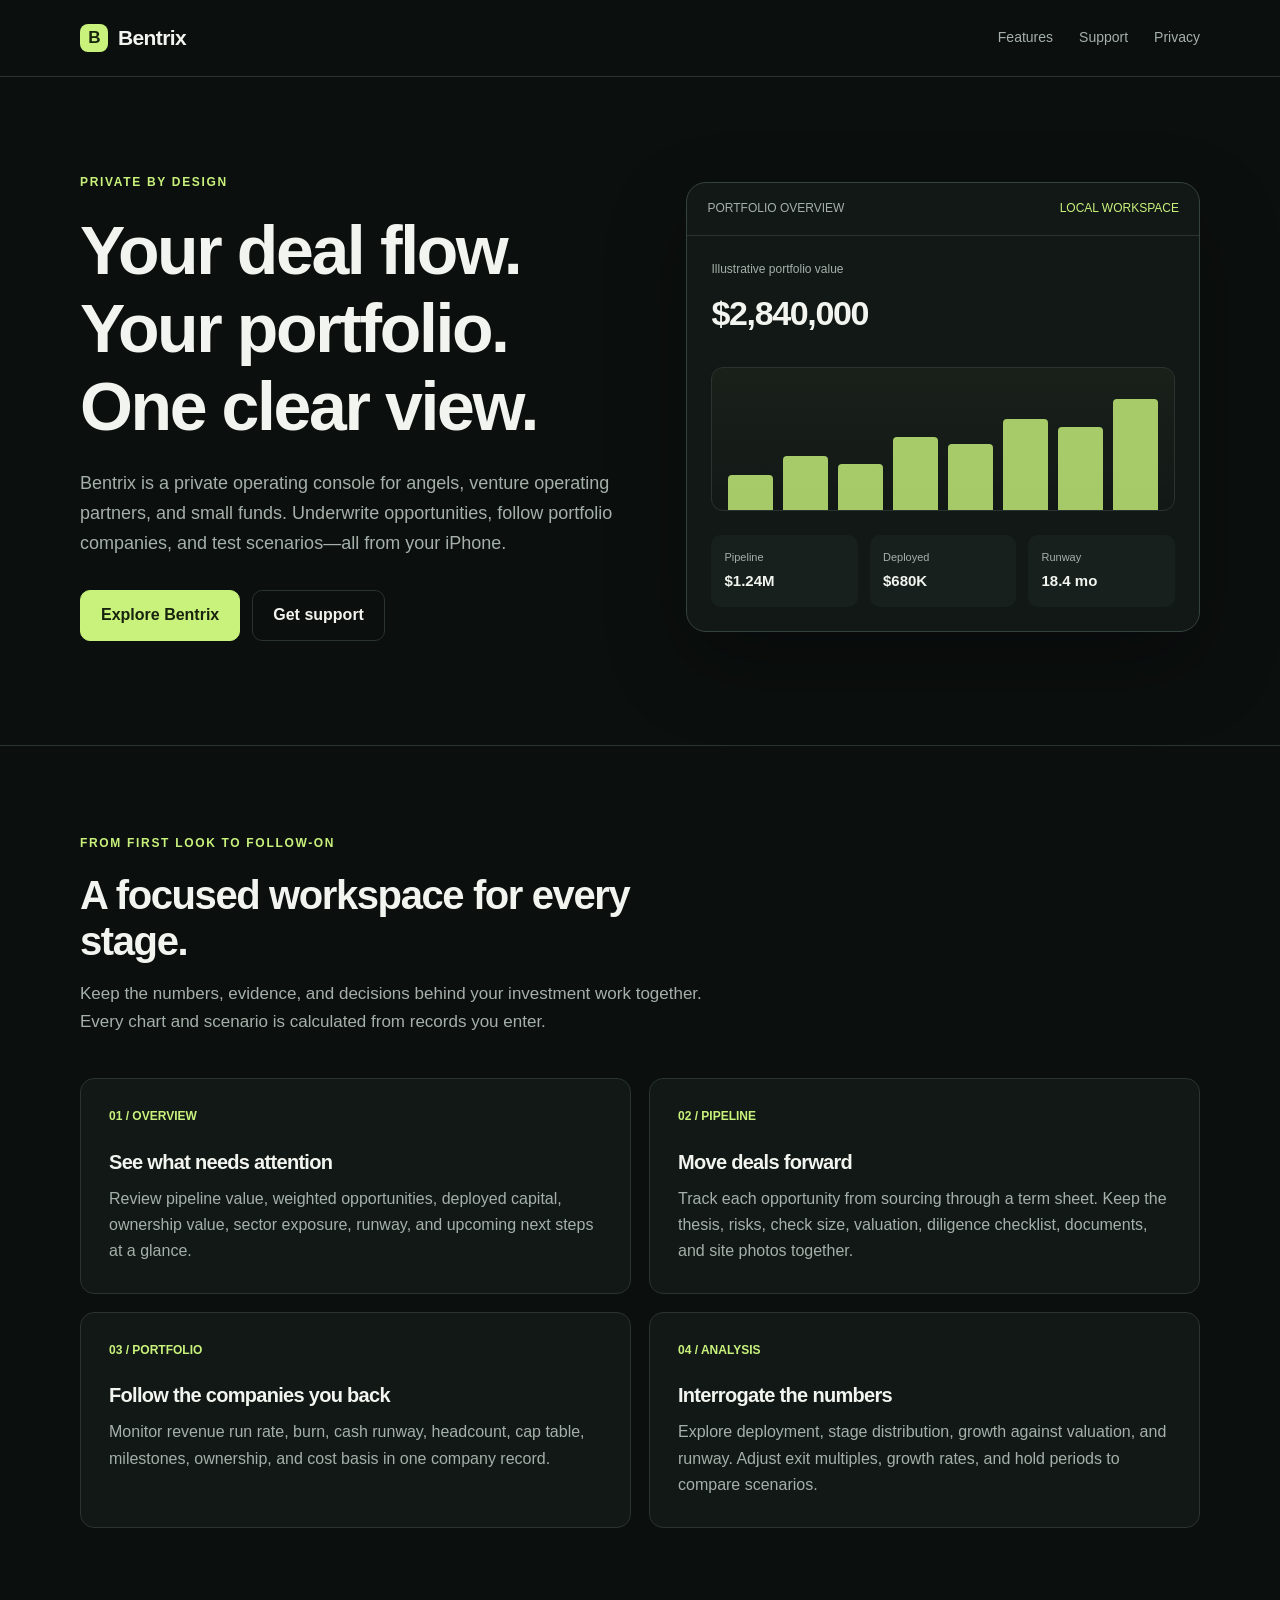
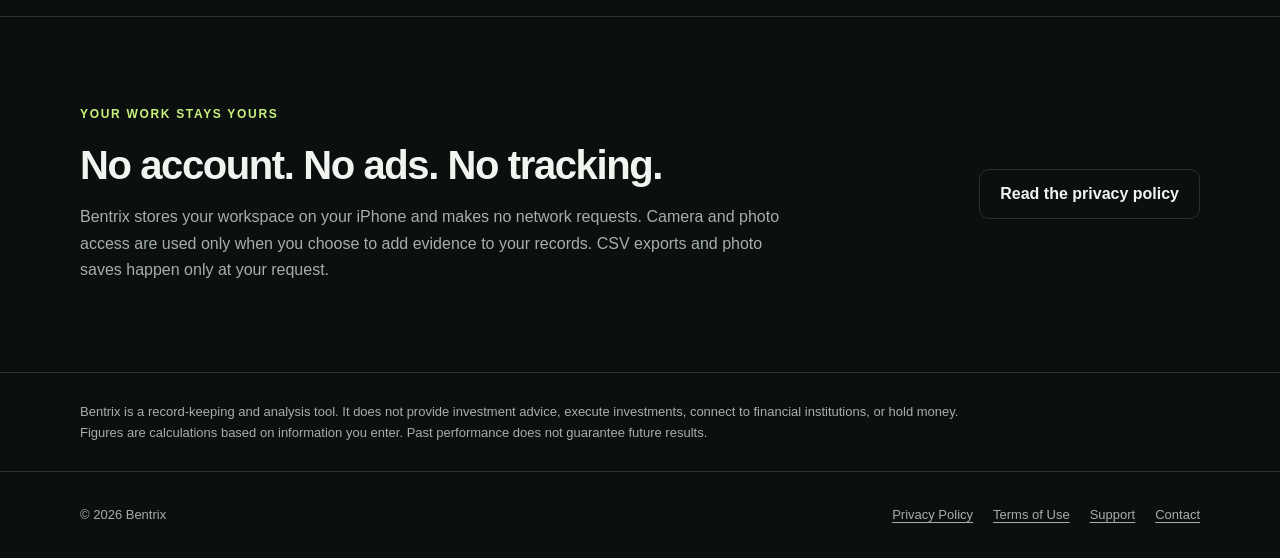
<file: index.html>
<!doctype html>
<html lang="en">
<head>
  <meta charset="utf-8">
  <meta name="viewport" content="width=device-width, initial-scale=1">
  <meta name="description" content="Bentrix is a private deal flow and portfolio operating console for iPhone. Track opportunities, diligence, portfolio companies, and investment scenarios—without accounts or tracking.">
  <meta name="theme-color" content="#0b0f0e">
  <title>Bentrix — Deal Flow &amp; Portfolio Operating Console</title>
  <link rel="stylesheet" href="styles.css">
</head>
<body>
  <a class="skip-link" href="#main">Skip to content</a>
  <header class="site-header">
    <div class="container header-inner">
      <a class="brand" href="index.html" aria-label="Bentrix home"><span class="brand-mark" aria-hidden="true">B</span>Bentrix</a>
      <nav class="site-nav" aria-label="Main navigation">
        <a href="#features">Features</a>
        <a href="support.html">Support</a>
        <a href="privacy.html">Privacy</a>
      </nav>
    </div>
  </header>

  <main id="main">
    <div class="container hero">
      <div>
        <p class="eyebrow">Private by design</p>
        <h1>Your deal flow.<br>Your portfolio.<br>One clear view.</h1>
        <p class="hero-copy">Bentrix is a private operating console for angels, venture operating partners, and small funds. Underwrite opportunities, follow portfolio companies, and test scenarios—all from your iPhone.</p>
        <div class="actions">
          <a class="button button-primary" href="#features">Explore Bentrix</a>
          <a class="button" href="support.html">Get support</a>
        </div>
      </div>

      <div class="console" aria-label="Illustration of a Bentrix portfolio overview">
        <div class="console-bar"><span>PORTFOLIO OVERVIEW</span><span class="console-live">LOCAL WORKSPACE</span></div>
        <div class="console-body">
          <p class="console-label">Illustrative portfolio value</p>
          <p class="console-value">$2,840,000</p>
          <div class="chart" aria-hidden="true">
            <span style="height: 28%"></span><span style="height: 43%"></span><span style="height: 36%"></span><span style="height: 58%"></span><span style="height: 52%"></span><span style="height: 72%"></span><span style="height: 66%"></span><span style="height: 88%"></span>
          </div>
          <div class="metric-grid">
            <div class="metric"><span>Pipeline</span><strong>$1.24M</strong></div>
            <div class="metric"><span>Deployed</span><strong>$680K</strong></div>
            <div class="metric"><span>Runway</span><strong>18.4 mo</strong></div>
          </div>
        </div>
      </div>
    </div>

    <section class="section" id="features" aria-labelledby="features-title">
      <div class="container">
        <div class="section-intro">
          <p class="eyebrow">From first look to follow-on</p>
          <h2 id="features-title">A focused workspace for every stage.</h2>
          <p>Keep the numbers, evidence, and decisions behind your investment work together. Every chart and scenario is calculated from records you enter.</p>
        </div>
        <div class="feature-grid">
          <article class="feature">
            <span class="feature-number">01 / OVERVIEW</span>
            <h3>See what needs attention</h3>
            <p>Review pipeline value, weighted opportunities, deployed capital, ownership value, sector exposure, runway, and upcoming next steps at a glance.</p>
          </article>
          <article class="feature">
            <span class="feature-number">02 / PIPELINE</span>
            <h3>Move deals forward</h3>
            <p>Track each opportunity from sourcing through a term sheet. Keep the thesis, risks, check size, valuation, diligence checklist, documents, and site photos together.</p>
          </article>
          <article class="feature">
            <span class="feature-number">03 / PORTFOLIO</span>
            <h3>Follow the companies you back</h3>
            <p>Monitor revenue run rate, burn, cash runway, headcount, cap table, milestones, ownership, and cost basis in one company record.</p>
          </article>
          <article class="feature">
            <span class="feature-number">04 / ANALYSIS</span>
            <h3>Interrogate the numbers</h3>
            <p>Explore deployment, stage distribution, growth against valuation, and runway. Adjust exit multiples, growth rates, and hold periods to compare scenarios.</p>
          </article>
        </div>
      </div>
    </section>

    <section class="section" aria-labelledby="privacy-title">
      <div class="container privacy-panel">
        <div>
          <p class="eyebrow">Your work stays yours</p>
          <h2 id="privacy-title">No account. No ads. No tracking.</h2>
          <p>Bentrix stores your workspace on your iPhone and makes no network requests. Camera and photo access are used only when you choose to add evidence to your records. CSV exports and photo saves happen only at your request.</p>
        </div>
        <a class="button" href="privacy.html">Read the privacy policy</a>
      </div>
    </section>

    <aside class="disclaimer">
      <div class="container">
        <p>Bentrix is a record-keeping and analysis tool. It does not provide investment advice, execute investments, connect to financial institutions, or hold money. Figures are calculations based on information you enter. Past performance does not guarantee future results.</p>
      </div>
    </aside>
  </main>

  <footer class="site-footer">
    <div class="container footer-inner">
      <span>&copy; 2026 Bentrix</span>
      <div class="footer-links">
        <a href="privacy.html">Privacy Policy</a>
        <a href="terms.html">Terms of Use</a>
        <a href="support.html">Support</a>
        <a href="mailto:lueilwitzmarion1262000@gmail.com">Contact</a>
      </div>
    </div>
  </footer>
</body>
</html>
</file>
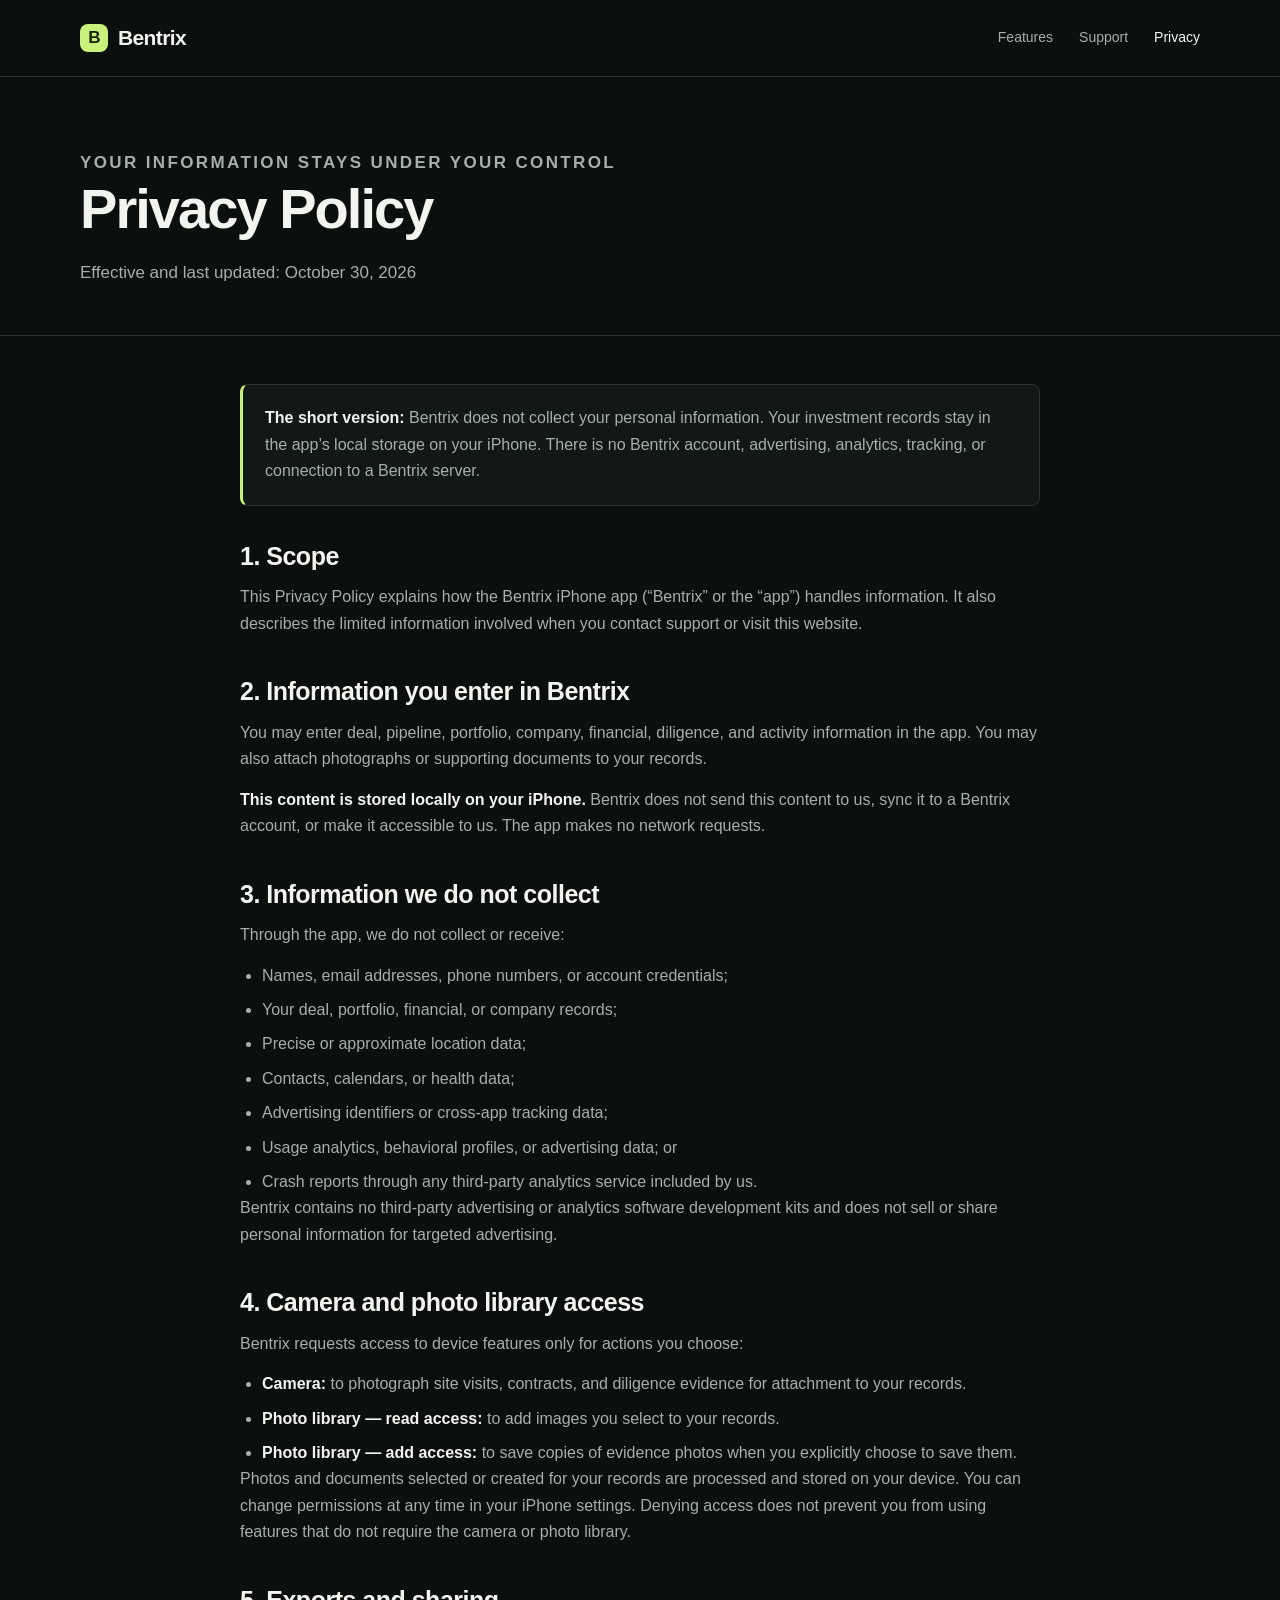
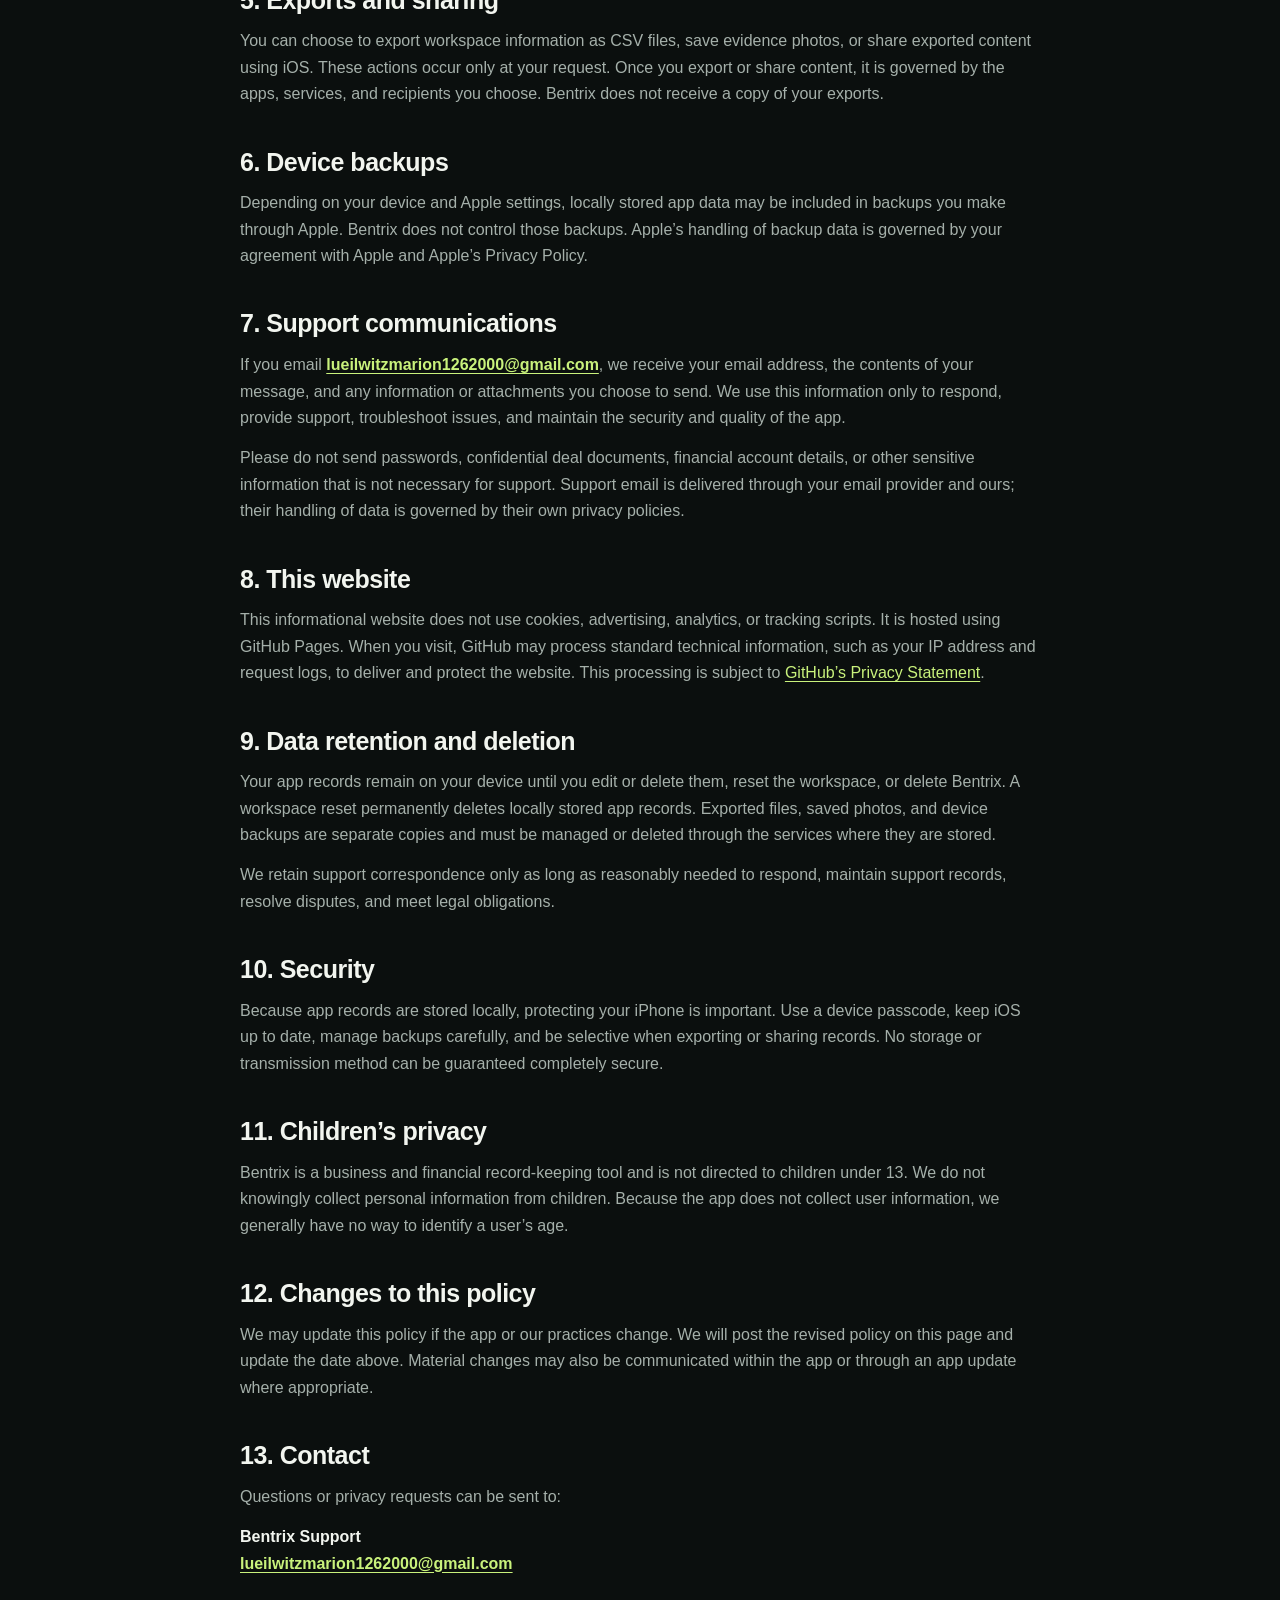
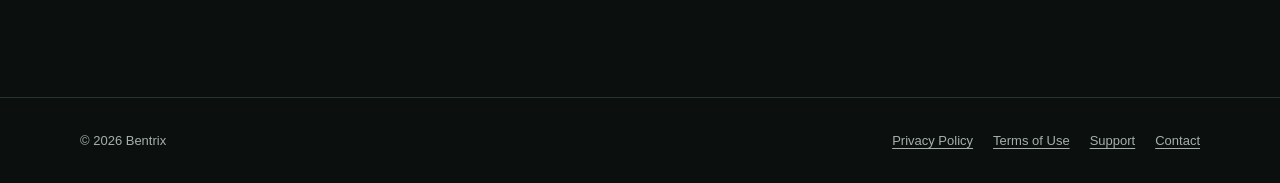
<file: privacy.html>
<!doctype html>
<html lang="en">
<head>
  <meta charset="utf-8">
  <meta name="viewport" content="width=device-width, initial-scale=1">
  <meta name="description" content="Learn how Bentrix protects your privacy with on-device storage, no accounts, no ads, no analytics, and no tracking.">
  <meta name="theme-color" content="#0b0f0e">
  <title>Privacy Policy — Bentrix</title>
  <link rel="stylesheet" href="styles.css">
</head>
<body>
  <a class="skip-link" href="#main">Skip to content</a>
  <header class="site-header">
    <div class="container header-inner">
      <a class="brand" href="index.html" aria-label="Bentrix home"><span class="brand-mark" aria-hidden="true">B</span>Bentrix</a>
      <nav class="site-nav" aria-label="Main navigation">
        <a href="index.html#features">Features</a>
        <a href="support.html">Support</a>
        <a href="privacy.html" aria-current="page">Privacy</a>
      </nav>
    </div>
  </header>

  <main id="main">
    <header class="page-header">
      <div class="container">
        <p class="eyebrow">Your information stays under your control</p>
        <h1>Privacy Policy</h1>
        <p>Effective and last updated: October 30, 2026</p>
      </div>
    </header>

    <div class="container page-content">
      <div class="notice">
        <p><strong>The short version:</strong> Bentrix does not collect your personal information. Your investment records stay in the app’s local storage on your iPhone. There is no Bentrix account, advertising, analytics, tracking, or connection to a Bentrix server.</p>
      </div>

      <section>
        <h2>1. Scope</h2>
        <p>This Privacy Policy explains how the Bentrix iPhone app (“Bentrix” or the “app”) handles information. It also describes the limited information involved when you contact support or visit this website.</p>
      </section>

      <section>
        <h2>2. Information you enter in Bentrix</h2>
        <p>You may enter deal, pipeline, portfolio, company, financial, diligence, and activity information in the app. You may also attach photographs or supporting documents to your records.</p>
        <p><strong>This content is stored locally on your iPhone.</strong> Bentrix does not send this content to us, sync it to a Bentrix account, or make it accessible to us. The app makes no network requests.</p>
      </section>

      <section>
        <h2>3. Information we do not collect</h2>
        <p>Through the app, we do not collect or receive:</p>
        <ul>
          <li>Names, email addresses, phone numbers, or account credentials;</li>
          <li>Your deal, portfolio, financial, or company records;</li>
          <li>Precise or approximate location data;</li>
          <li>Contacts, calendars, or health data;</li>
          <li>Advertising identifiers or cross-app tracking data;</li>
          <li>Usage analytics, behavioral profiles, or advertising data; or</li>
          <li>Crash reports through any third-party analytics service included by us.</li>
        </ul>
        <p>Bentrix contains no third-party advertising or analytics software development kits and does not sell or share personal information for targeted advertising.</p>
      </section>

      <section>
        <h2>4. Camera and photo library access</h2>
        <p>Bentrix requests access to device features only for actions you choose:</p>
        <ul>
          <li><strong>Camera:</strong> to photograph site visits, contracts, and diligence evidence for attachment to your records.</li>
          <li><strong>Photo library — read access:</strong> to add images you select to your records.</li>
          <li><strong>Photo library — add access:</strong> to save copies of evidence photos when you explicitly choose to save them.</li>
        </ul>
        <p>Photos and documents selected or created for your records are processed and stored on your device. You can change permissions at any time in your iPhone settings. Denying access does not prevent you from using features that do not require the camera or photo library.</p>
      </section>

      <section>
        <h2>5. Exports and sharing</h2>
        <p>You can choose to export workspace information as CSV files, save evidence photos, or share exported content using iOS. These actions occur only at your request. Once you export or share content, it is governed by the apps, services, and recipients you choose. Bentrix does not receive a copy of your exports.</p>
      </section>

      <section>
        <h2>6. Device backups</h2>
        <p>Depending on your device and Apple settings, locally stored app data may be included in backups you make through Apple. Bentrix does not control those backups. Apple’s handling of backup data is governed by your agreement with Apple and Apple’s Privacy Policy.</p>
      </section>

      <section>
        <h2>7. Support communications</h2>
        <p>If you email <a class="email-link" href="mailto:lueilwitzmarion1262000@gmail.com">lueilwitzmarion1262000@gmail.com</a>, we receive your email address, the contents of your message, and any information or attachments you choose to send. We use this information only to respond, provide support, troubleshoot issues, and maintain the security and quality of the app.</p>
        <p>Please do not send passwords, confidential deal documents, financial account details, or other sensitive information that is not necessary for support. Support email is delivered through your email provider and ours; their handling of data is governed by their own privacy policies.</p>
      </section>

      <section>
        <h2>8. This website</h2>
        <p>This informational website does not use cookies, advertising, analytics, or tracking scripts. It is hosted using GitHub Pages. When you visit, GitHub may process standard technical information, such as your IP address and request logs, to deliver and protect the website. This processing is subject to <a href="https://docs.github.com/en/site-policy/privacy-policies/github-general-privacy-statement" rel="noopener noreferrer">GitHub’s Privacy Statement</a>.</p>
      </section>

      <section>
        <h2>9. Data retention and deletion</h2>
        <p>Your app records remain on your device until you edit or delete them, reset the workspace, or delete Bentrix. A workspace reset permanently deletes locally stored app records. Exported files, saved photos, and device backups are separate copies and must be managed or deleted through the services where they are stored.</p>
        <p>We retain support correspondence only as long as reasonably needed to respond, maintain support records, resolve disputes, and meet legal obligations.</p>
      </section>

      <section>
        <h2>10. Security</h2>
        <p>Because app records are stored locally, protecting your iPhone is important. Use a device passcode, keep iOS up to date, manage backups carefully, and be selective when exporting or sharing records. No storage or transmission method can be guaranteed completely secure.</p>
      </section>

      <section>
        <h2>11. Children’s privacy</h2>
        <p>Bentrix is a business and financial record-keeping tool and is not directed to children under 13. We do not knowingly collect personal information from children. Because the app does not collect user information, we generally have no way to identify a user’s age.</p>
      </section>

      <section>
        <h2>12. Changes to this policy</h2>
        <p>We may update this policy if the app or our practices change. We will post the revised policy on this page and update the date above. Material changes may also be communicated within the app or through an app update where appropriate.</p>
      </section>

      <section>
        <h2>13. Contact</h2>
        <p>Questions or privacy requests can be sent to:</p>
        <p><strong>Bentrix Support</strong><br><a class="email-link" href="mailto:lueilwitzmarion1262000@gmail.com?subject=Bentrix%20Privacy%20Question">lueilwitzmarion1262000@gmail.com</a></p>
      </section>
    </div>
  </main>

  <footer class="site-footer">
    <div class="container footer-inner">
      <span>&copy; 2026 Bentrix</span>
      <div class="footer-links">
        <a href="privacy.html">Privacy Policy</a>
        <a href="terms.html">Terms of Use</a>
        <a href="support.html">Support</a>
        <a href="mailto:lueilwitzmarion1262000@gmail.com">Contact</a>
      </div>
    </div>
  </footer>
</body>
</html>
</file>
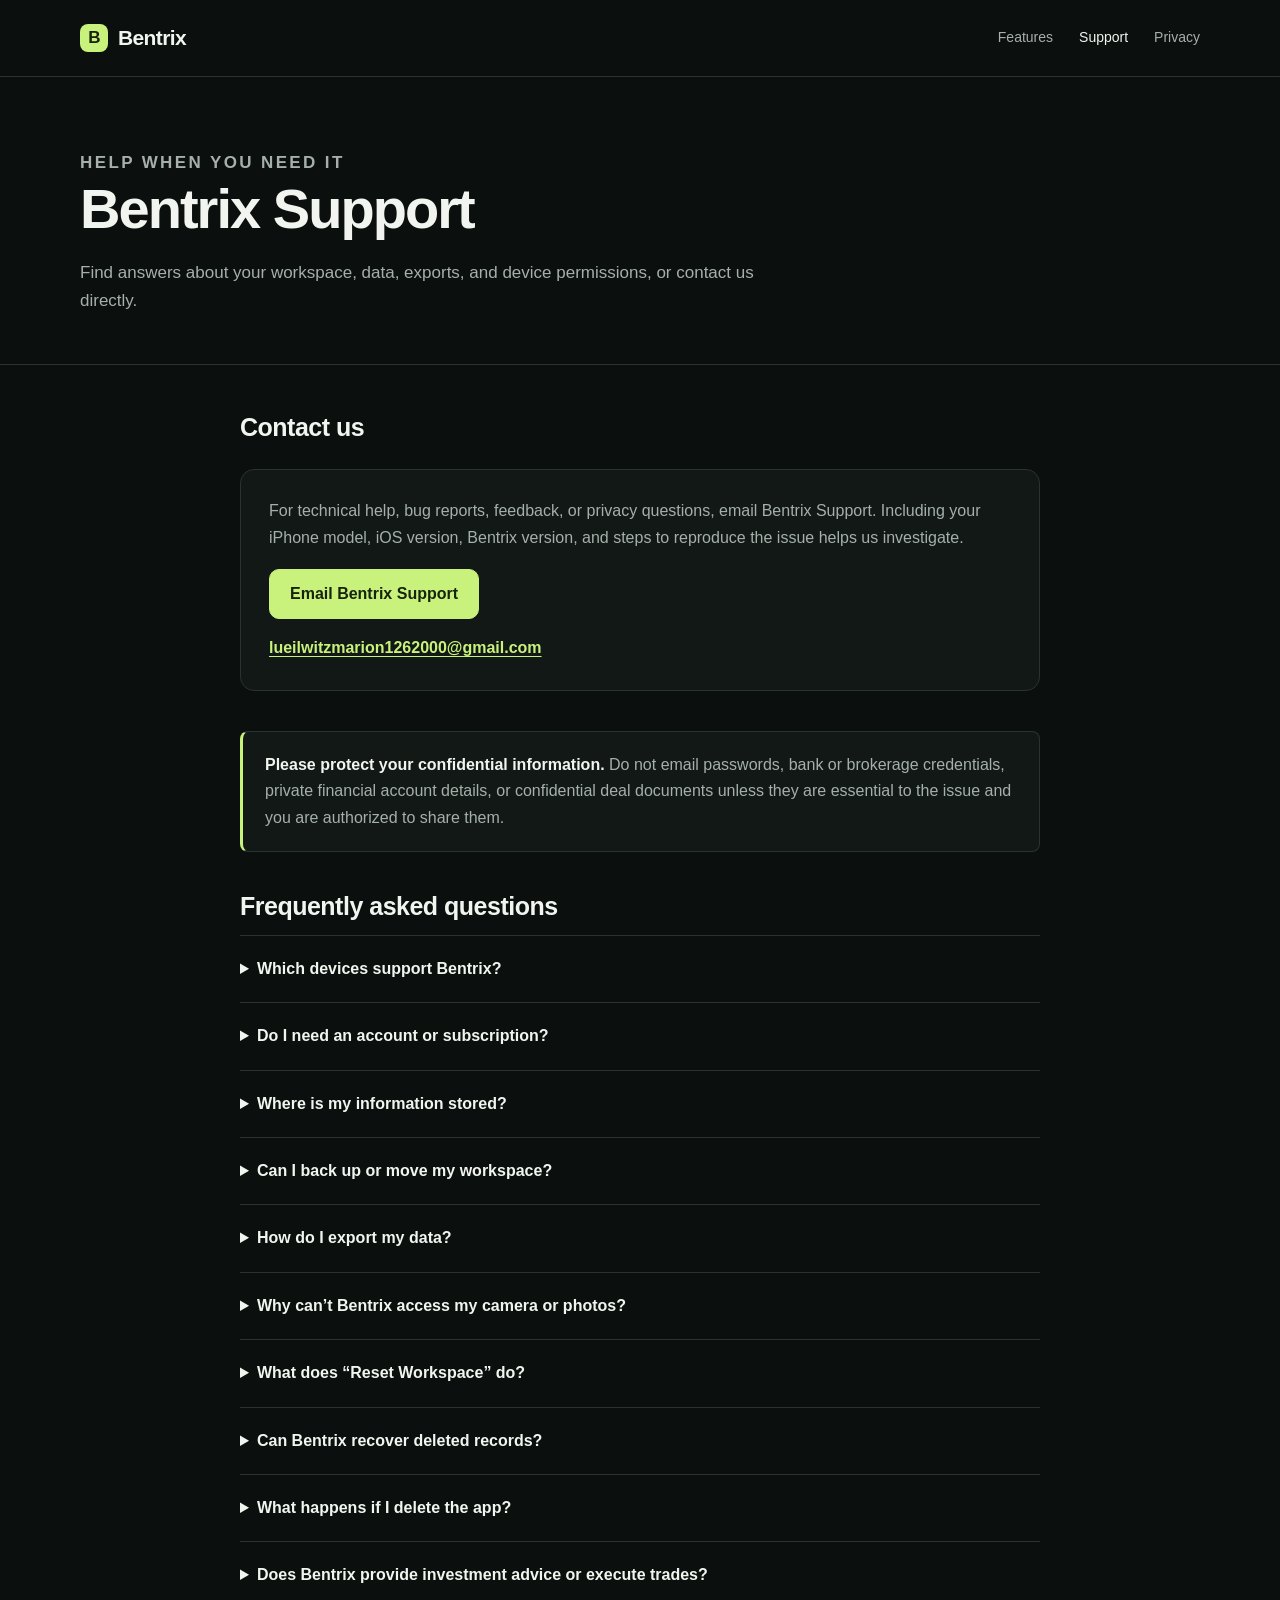
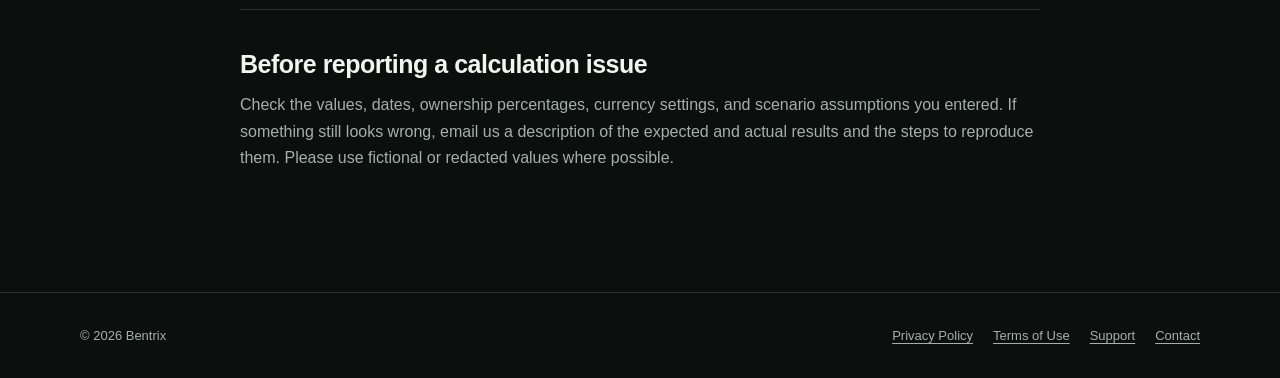
<file: support.html>
<!doctype html>
<html lang="en">
<head>
  <meta charset="utf-8">
  <meta name="viewport" content="width=device-width, initial-scale=1">
  <meta name="description" content="Get help with Bentrix for iPhone. Find answers about local data, exports, camera access, backups, and workspace reset, or contact Bentrix Support.">
  <meta name="theme-color" content="#0b0f0e">
  <title>Support — Bentrix</title>
  <link rel="stylesheet" href="styles.css">
</head>
<body>
  <a class="skip-link" href="#main">Skip to content</a>
  <header class="site-header">
    <div class="container header-inner">
      <a class="brand" href="index.html" aria-label="Bentrix home"><span class="brand-mark" aria-hidden="true">B</span>Bentrix</a>
      <nav class="site-nav" aria-label="Main navigation">
        <a href="index.html#features">Features</a>
        <a href="support.html" aria-current="page">Support</a>
        <a href="privacy.html">Privacy</a>
      </nav>
    </div>
  </header>

  <main id="main">
    <header class="page-header">
      <div class="container">
        <p class="eyebrow">Help when you need it</p>
        <h1>Bentrix Support</h1>
        <p>Find answers about your workspace, data, exports, and device permissions, or contact us directly.</p>
      </div>
    </header>

    <div class="container page-content">
      <section aria-labelledby="contact-title">
        <h2 id="contact-title">Contact us</h2>
        <div class="contact-card">
          <p>For technical help, bug reports, feedback, or privacy questions, email Bentrix Support. Including your iPhone model, iOS version, Bentrix version, and steps to reproduce the issue helps us investigate.</p>
          <a class="button button-primary email-link" href="mailto:lueilwitzmarion1262000@gmail.com?subject=Bentrix%20Support">Email Bentrix Support</a>
          <p style="margin: 16px 0 0;"><a class="email-link" href="mailto:lueilwitzmarion1262000@gmail.com?subject=Bentrix%20Support">lueilwitzmarion1262000@gmail.com</a></p>
        </div>
        <div class="notice">
          <p><strong>Please protect your confidential information.</strong> Do not email passwords, bank or brokerage credentials, private financial account details, or confidential deal documents unless they are essential to the issue and you are authorized to share them.</p>
        </div>
      </section>

      <section aria-labelledby="faq-title">
        <h2 id="faq-title">Frequently asked questions</h2>
        <div class="faq">
          <details>
            <summary>Which devices support Bentrix?</summary>
            <p>Bentrix is designed for iPhone and requires iOS 16.0 or later.</p>
          </details>
          <details>
            <summary>Do I need an account or subscription?</summary>
            <p>No. Bentrix has no account, sign-in, or subscription. Your workspace is stored locally on your iPhone.</p>
          </details>
          <details>
            <summary>Where is my information stored?</summary>
            <p>Your deal records, portfolio information, attached evidence, and workspace settings are stored on your iPhone. Bentrix does not send them to a developer server and makes no network requests. See our <a href="privacy.html">Privacy Policy</a> for details.</p>
          </details>
          <details>
            <summary>Can I back up or move my workspace?</summary>
            <p>Use the app’s CSV export feature to create copies of supported workspace information. You can also save evidence photos individually. Keep exported files in a secure location. Device backups may also be available through Apple, depending on your iPhone settings. Bentrix does not provide cloud sync or its own backup service.</p>
          </details>
          <details>
            <summary>How do I export my data?</summary>
            <p>Open the app’s data management or export controls, choose the CSV export option, and select a destination in the iOS share sheet. Exported files are separate from the app; deleting Bentrix does not delete copies you saved elsewhere.</p>
          </details>
          <details>
            <summary>Why can’t Bentrix access my camera or photos?</summary>
            <p>Open your iPhone Settings, find Bentrix, and allow the camera or photo access you want to use. You can also review Camera and Photos under Settings &gt; Privacy &amp; Security. Bentrix uses these permissions only when you choose to attach or save evidence.</p>
          </details>
          <details>
            <summary>What does “Reset Workspace” do?</summary>
            <p>Reset Workspace permanently deletes the records stored by Bentrix on your iPhone. This action cannot be undone within the app. Export anything you need before resetting. Saved photos, exported files, and separate device backups are not necessarily removed by a workspace reset.</p>
          </details>
          <details>
            <summary>Can Bentrix recover deleted records?</summary>
            <p>No. Because records are local and there is no Bentrix account or cloud backup, we cannot recover deleted records. Recovery may only be possible from your own eligible device backup. Export important information regularly.</p>
          </details>
          <details>
            <summary>What happens if I delete the app?</summary>
            <p>Deleting Bentrix normally deletes its locally stored app data. Export any information you need first. Deleting the app does not remove CSV files, saved photos, or other copies you stored outside Bentrix.</p>
          </details>
          <details>
            <summary>Does Bentrix provide investment advice or execute trades?</summary>
            <p>No. Bentrix is a record-keeping and analysis tool. It does not provide financial, investment, legal, or tax advice; recommend investments; execute transactions; connect to financial institutions; or hold money. Calculations depend on the information and assumptions you enter.</p>
          </details>
        </div>
      </section>

      <section>
        <h2>Before reporting a calculation issue</h2>
        <p>Check the values, dates, ownership percentages, currency settings, and scenario assumptions you entered. If something still looks wrong, email us a description of the expected and actual results and the steps to reproduce them. Please use fictional or redacted values where possible.</p>
      </section>
    </div>
  </main>

  <footer class="site-footer">
    <div class="container footer-inner">
      <span>&copy; 2026 Bentrix</span>
      <div class="footer-links">
        <a href="privacy.html">Privacy Policy</a>
        <a href="terms.html">Terms of Use</a>
        <a href="support.html">Support</a>
        <a href="mailto:lueilwitzmarion1262000@gmail.com">Contact</a>
      </div>
    </div>
  </footer>
</body>
</html>
</file>
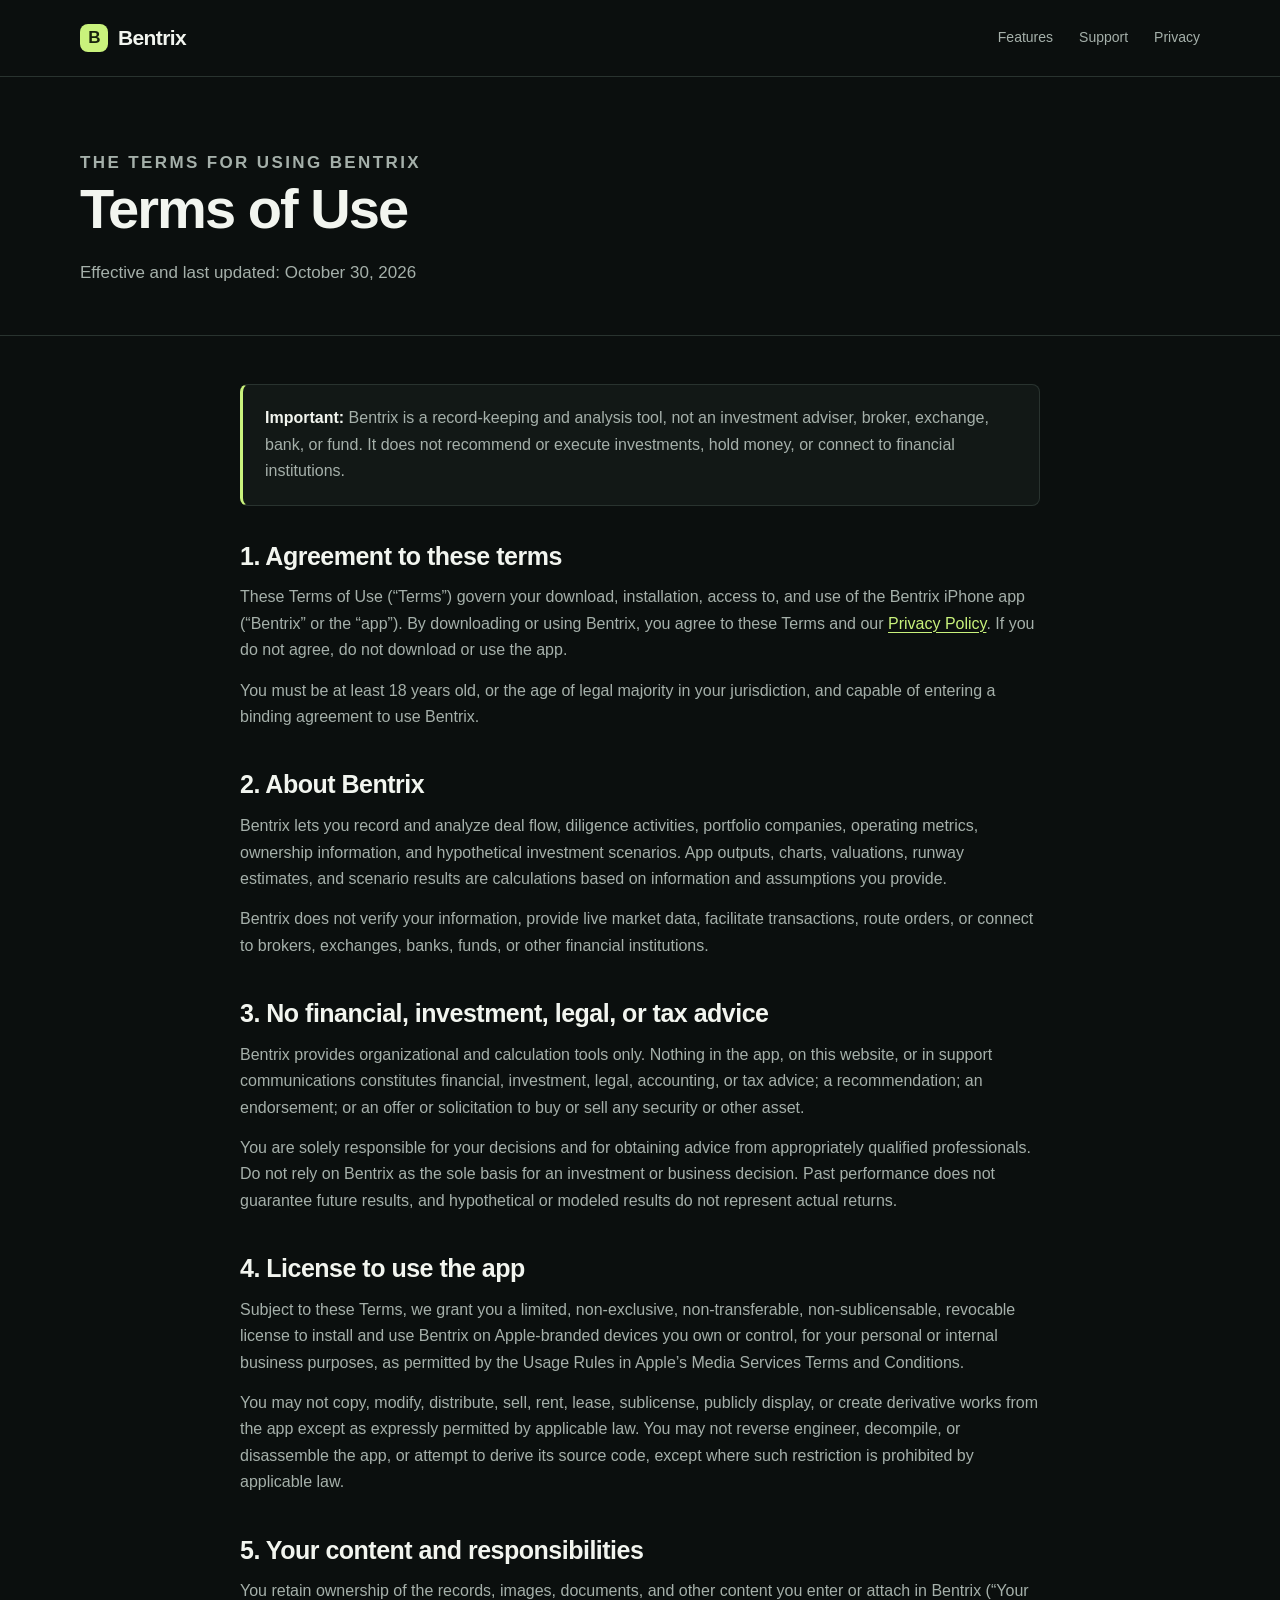
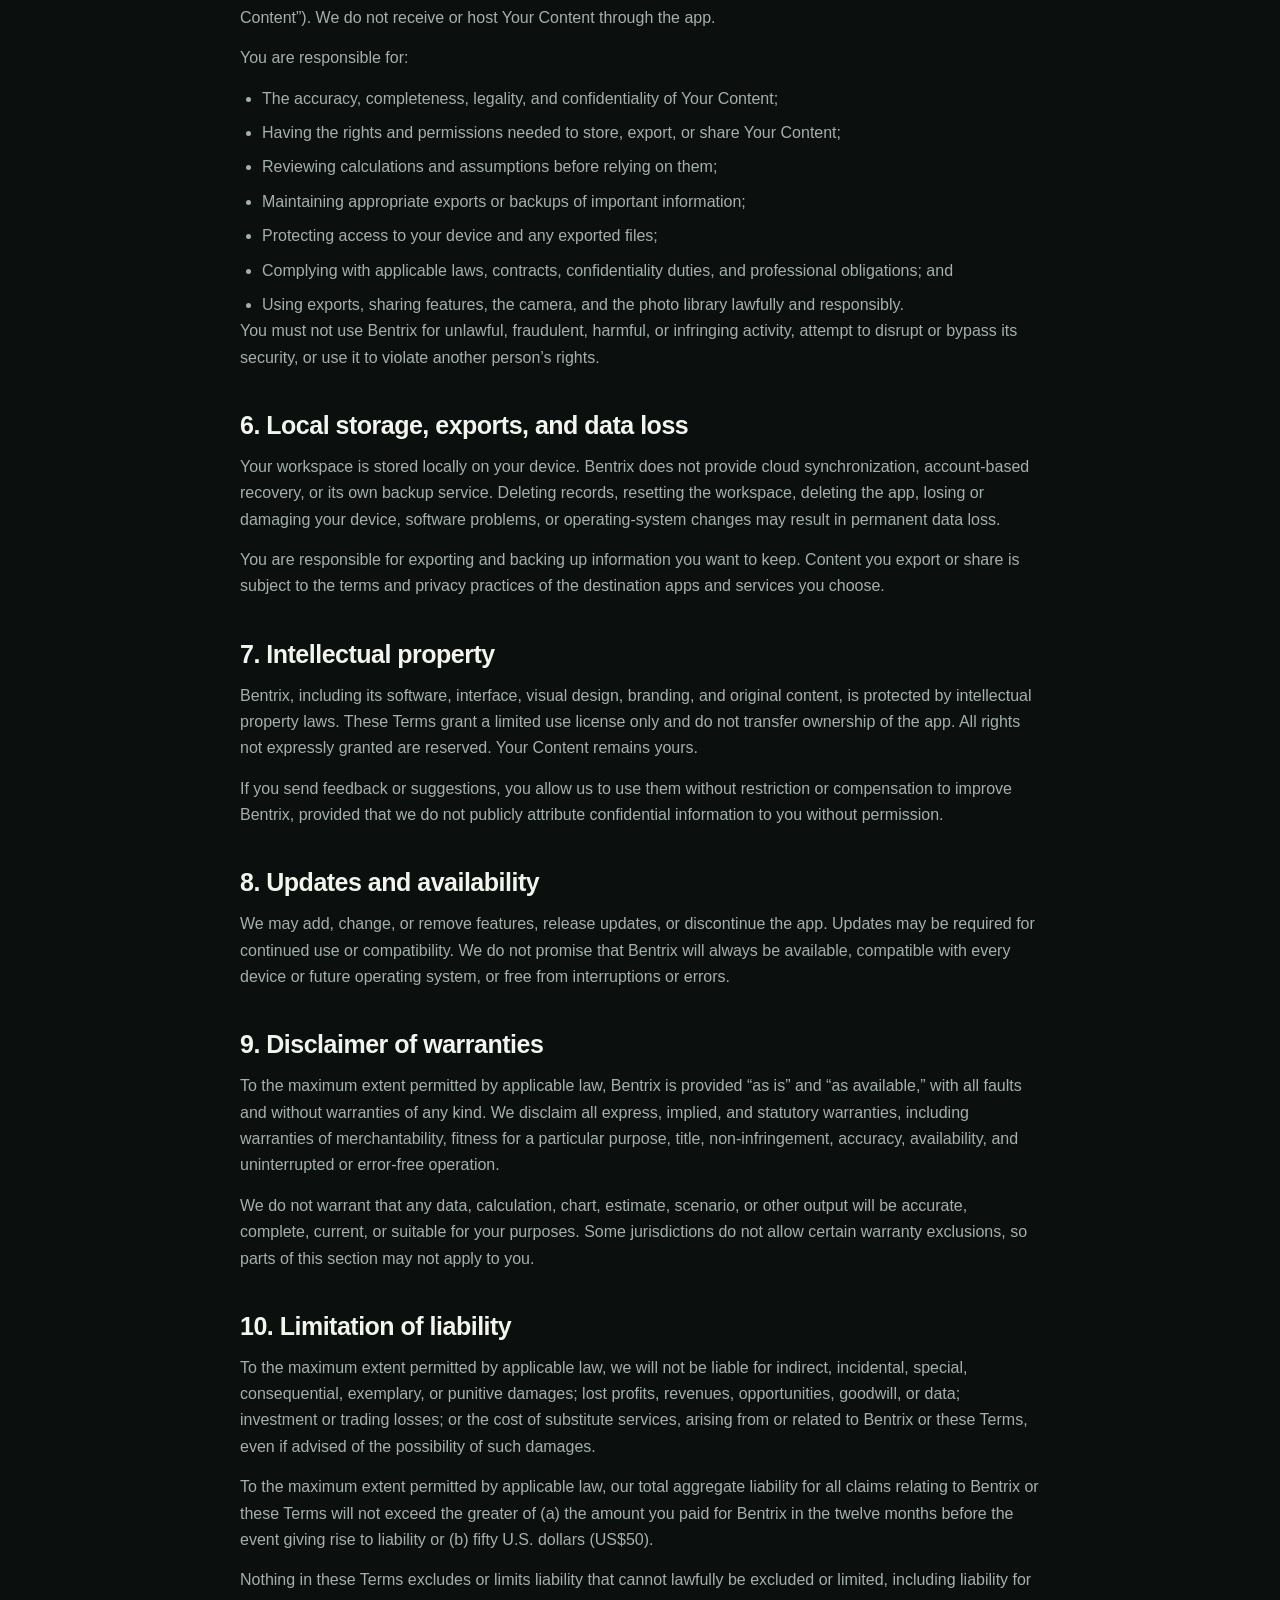
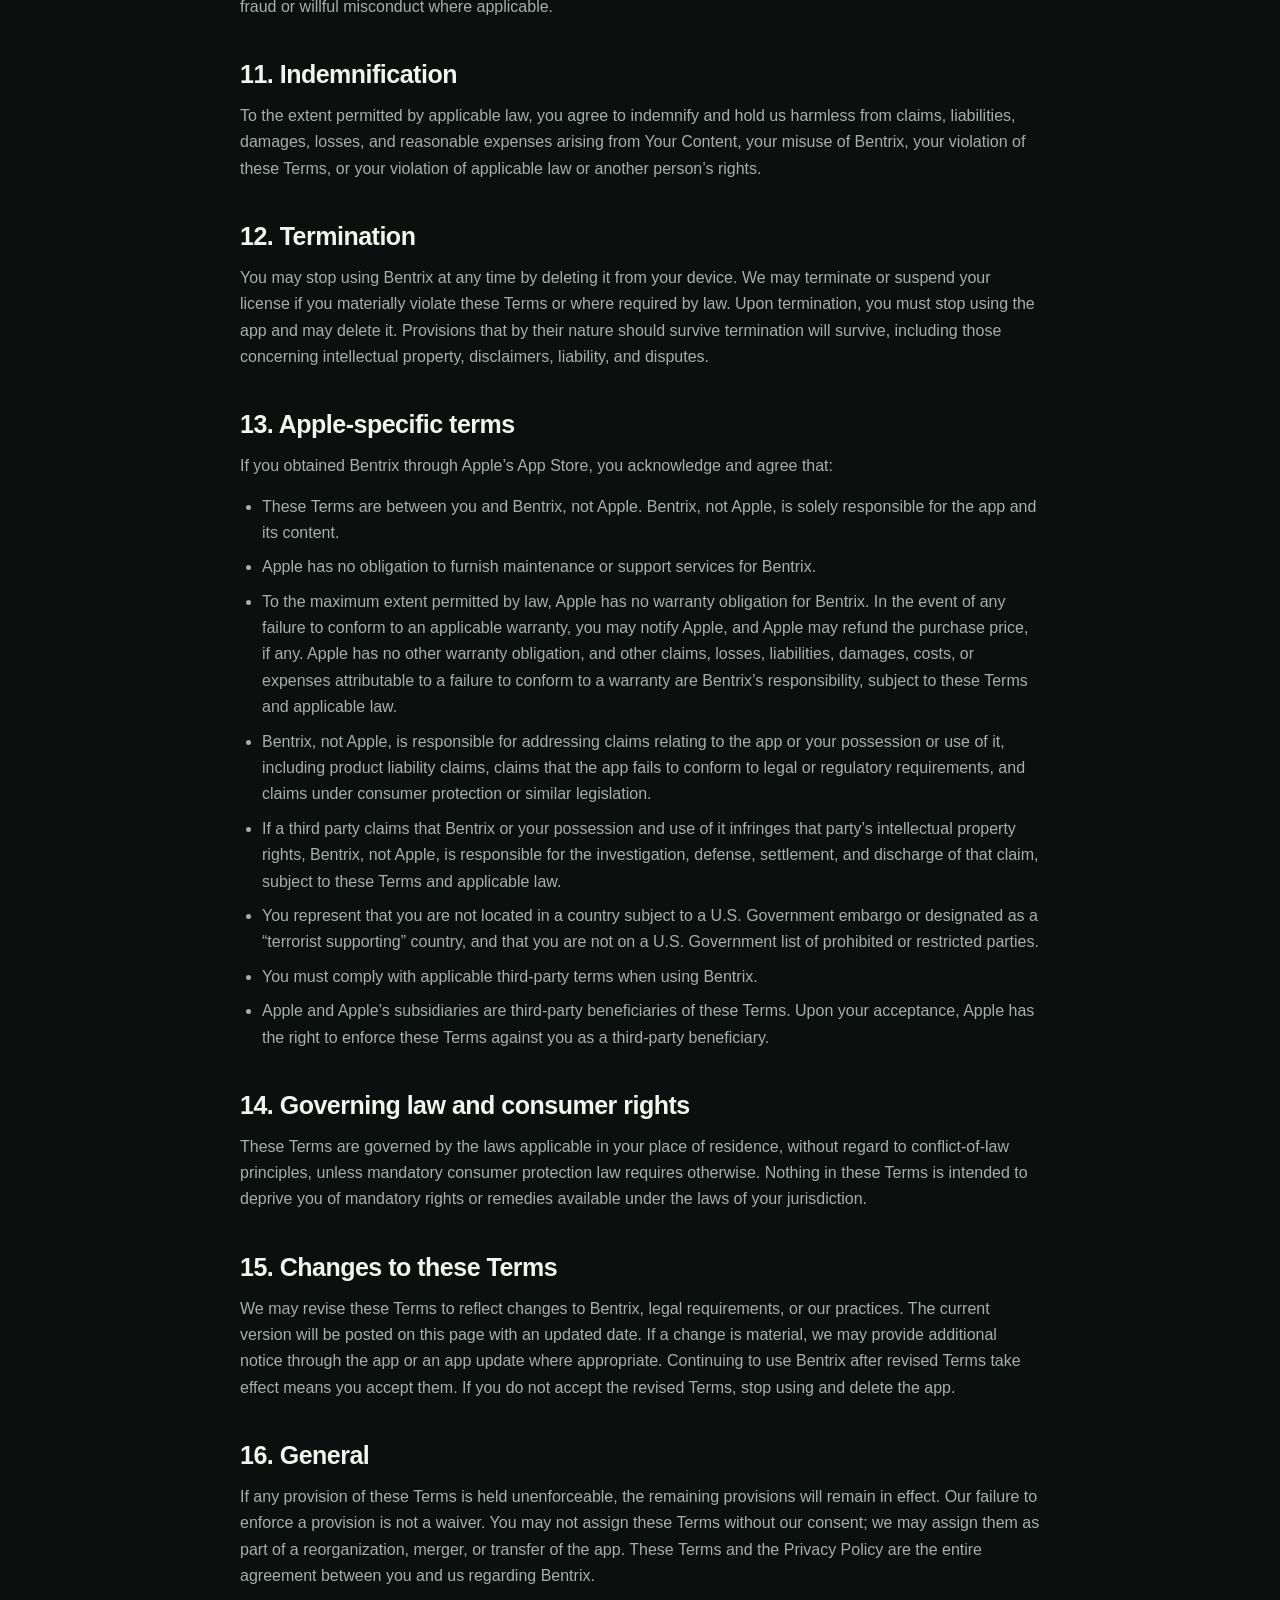
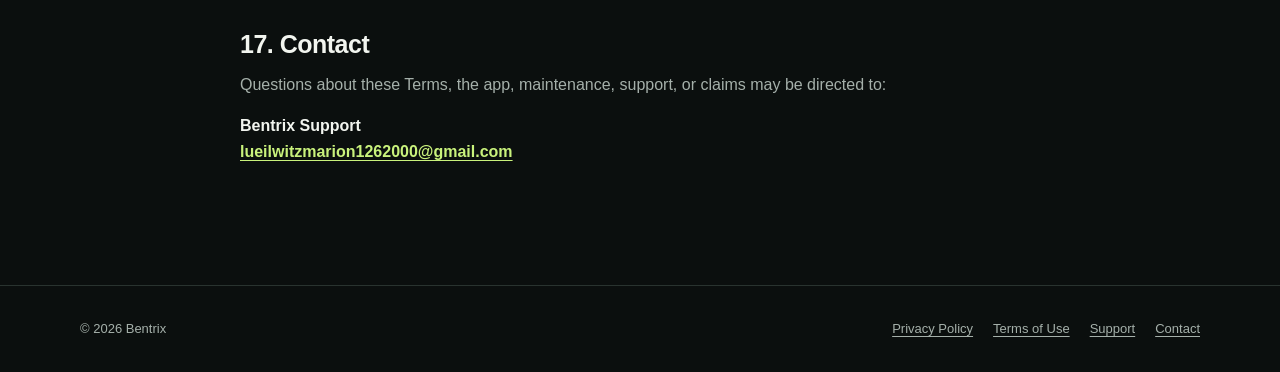
<file: terms.html>
<!doctype html>
<html lang="en">
<head>
  <meta charset="utf-8">
  <meta name="viewport" content="width=device-width, initial-scale=1">
  <meta name="description" content="Read the Terms of Use for the Bentrix iPhone app, including the limited license, user responsibilities, financial disclaimer, and Apple-specific terms.">
  <meta name="theme-color" content="#0b0f0e">
  <title>Terms of Use — Bentrix</title>
  <link rel="stylesheet" href="styles.css">
</head>
<body>
  <a class="skip-link" href="#main">Skip to content</a>
  <header class="site-header">
    <div class="container header-inner">
      <a class="brand" href="index.html" aria-label="Bentrix home"><span class="brand-mark" aria-hidden="true">B</span>Bentrix</a>
      <nav class="site-nav" aria-label="Main navigation">
        <a href="index.html#features">Features</a>
        <a href="support.html">Support</a>
        <a href="privacy.html">Privacy</a>
      </nav>
    </div>
  </header>

  <main id="main">
    <header class="page-header">
      <div class="container">
        <p class="eyebrow">The terms for using Bentrix</p>
        <h1>Terms of Use</h1>
        <p>Effective and last updated: October 30, 2026</p>
      </div>
    </header>

    <div class="container page-content">
      <div class="notice">
        <p><strong>Important:</strong> Bentrix is a record-keeping and analysis tool, not an investment adviser, broker, exchange, bank, or fund. It does not recommend or execute investments, hold money, or connect to financial institutions.</p>
      </div>

      <section>
        <h2>1. Agreement to these terms</h2>
        <p>These Terms of Use (“Terms”) govern your download, installation, access to, and use of the Bentrix iPhone app (“Bentrix” or the “app”). By downloading or using Bentrix, you agree to these Terms and our <a href="privacy.html">Privacy Policy</a>. If you do not agree, do not download or use the app.</p>
        <p>You must be at least 18 years old, or the age of legal majority in your jurisdiction, and capable of entering a binding agreement to use Bentrix.</p>
      </section>

      <section>
        <h2>2. About Bentrix</h2>
        <p>Bentrix lets you record and analyze deal flow, diligence activities, portfolio companies, operating metrics, ownership information, and hypothetical investment scenarios. App outputs, charts, valuations, runway estimates, and scenario results are calculations based on information and assumptions you provide.</p>
        <p>Bentrix does not verify your information, provide live market data, facilitate transactions, route orders, or connect to brokers, exchanges, banks, funds, or other financial institutions.</p>
      </section>

      <section>
        <h2>3. No financial, investment, legal, or tax advice</h2>
        <p>Bentrix provides organizational and calculation tools only. Nothing in the app, on this website, or in support communications constitutes financial, investment, legal, accounting, or tax advice; a recommendation; an endorsement; or an offer or solicitation to buy or sell any security or other asset.</p>
        <p>You are solely responsible for your decisions and for obtaining advice from appropriately qualified professionals. Do not rely on Bentrix as the sole basis for an investment or business decision. Past performance does not guarantee future results, and hypothetical or modeled results do not represent actual returns.</p>
      </section>

      <section>
        <h2>4. License to use the app</h2>
        <p>Subject to these Terms, we grant you a limited, non-exclusive, non-transferable, non-sublicensable, revocable license to install and use Bentrix on Apple-branded devices you own or control, for your personal or internal business purposes, as permitted by the Usage Rules in Apple’s Media Services Terms and Conditions.</p>
        <p>You may not copy, modify, distribute, sell, rent, lease, sublicense, publicly display, or create derivative works from the app except as expressly permitted by applicable law. You may not reverse engineer, decompile, or disassemble the app, or attempt to derive its source code, except where such restriction is prohibited by applicable law.</p>
      </section>

      <section>
        <h2>5. Your content and responsibilities</h2>
        <p>You retain ownership of the records, images, documents, and other content you enter or attach in Bentrix (“Your Content”). We do not receive or host Your Content through the app.</p>
        <p>You are responsible for:</p>
        <ul>
          <li>The accuracy, completeness, legality, and confidentiality of Your Content;</li>
          <li>Having the rights and permissions needed to store, export, or share Your Content;</li>
          <li>Reviewing calculations and assumptions before relying on them;</li>
          <li>Maintaining appropriate exports or backups of important information;</li>
          <li>Protecting access to your device and any exported files;</li>
          <li>Complying with applicable laws, contracts, confidentiality duties, and professional obligations; and</li>
          <li>Using exports, sharing features, the camera, and the photo library lawfully and responsibly.</li>
        </ul>
        <p>You must not use Bentrix for unlawful, fraudulent, harmful, or infringing activity, attempt to disrupt or bypass its security, or use it to violate another person’s rights.</p>
      </section>

      <section>
        <h2>6. Local storage, exports, and data loss</h2>
        <p>Your workspace is stored locally on your device. Bentrix does not provide cloud synchronization, account-based recovery, or its own backup service. Deleting records, resetting the workspace, deleting the app, losing or damaging your device, software problems, or operating-system changes may result in permanent data loss.</p>
        <p>You are responsible for exporting and backing up information you want to keep. Content you export or share is subject to the terms and privacy practices of the destination apps and services you choose.</p>
      </section>

      <section>
        <h2>7. Intellectual property</h2>
        <p>Bentrix, including its software, interface, visual design, branding, and original content, is protected by intellectual property laws. These Terms grant a limited use license only and do not transfer ownership of the app. All rights not expressly granted are reserved. Your Content remains yours.</p>
        <p>If you send feedback or suggestions, you allow us to use them without restriction or compensation to improve Bentrix, provided that we do not publicly attribute confidential information to you without permission.</p>
      </section>

      <section>
        <h2>8. Updates and availability</h2>
        <p>We may add, change, or remove features, release updates, or discontinue the app. Updates may be required for continued use or compatibility. We do not promise that Bentrix will always be available, compatible with every device or future operating system, or free from interruptions or errors.</p>
      </section>

      <section>
        <h2>9. Disclaimer of warranties</h2>
        <p>To the maximum extent permitted by applicable law, Bentrix is provided “as is” and “as available,” with all faults and without warranties of any kind. We disclaim all express, implied, and statutory warranties, including warranties of merchantability, fitness for a particular purpose, title, non-infringement, accuracy, availability, and uninterrupted or error-free operation.</p>
        <p>We do not warrant that any data, calculation, chart, estimate, scenario, or other output will be accurate, complete, current, or suitable for your purposes. Some jurisdictions do not allow certain warranty exclusions, so parts of this section may not apply to you.</p>
      </section>

      <section>
        <h2>10. Limitation of liability</h2>
        <p>To the maximum extent permitted by applicable law, we will not be liable for indirect, incidental, special, consequential, exemplary, or punitive damages; lost profits, revenues, opportunities, goodwill, or data; investment or trading losses; or the cost of substitute services, arising from or related to Bentrix or these Terms, even if advised of the possibility of such damages.</p>
        <p>To the maximum extent permitted by applicable law, our total aggregate liability for all claims relating to Bentrix or these Terms will not exceed the greater of (a) the amount you paid for Bentrix in the twelve months before the event giving rise to liability or (b) fifty U.S. dollars (US$50).</p>
        <p>Nothing in these Terms excludes or limits liability that cannot lawfully be excluded or limited, including liability for fraud or willful misconduct where applicable.</p>
      </section>

      <section>
        <h2>11. Indemnification</h2>
        <p>To the extent permitted by applicable law, you agree to indemnify and hold us harmless from claims, liabilities, damages, losses, and reasonable expenses arising from Your Content, your misuse of Bentrix, your violation of these Terms, or your violation of applicable law or another person’s rights.</p>
      </section>

      <section>
        <h2>12. Termination</h2>
        <p>You may stop using Bentrix at any time by deleting it from your device. We may terminate or suspend your license if you materially violate these Terms or where required by law. Upon termination, you must stop using the app and may delete it. Provisions that by their nature should survive termination will survive, including those concerning intellectual property, disclaimers, liability, and disputes.</p>
      </section>

      <section>
        <h2>13. Apple-specific terms</h2>
        <p>If you obtained Bentrix through Apple’s App Store, you acknowledge and agree that:</p>
        <ul>
          <li>These Terms are between you and Bentrix, not Apple. Bentrix, not Apple, is solely responsible for the app and its content.</li>
          <li>Apple has no obligation to furnish maintenance or support services for Bentrix.</li>
          <li>To the maximum extent permitted by law, Apple has no warranty obligation for Bentrix. In the event of any failure to conform to an applicable warranty, you may notify Apple, and Apple may refund the purchase price, if any. Apple has no other warranty obligation, and other claims, losses, liabilities, damages, costs, or expenses attributable to a failure to conform to a warranty are Bentrix’s responsibility, subject to these Terms and applicable law.</li>
          <li>Bentrix, not Apple, is responsible for addressing claims relating to the app or your possession or use of it, including product liability claims, claims that the app fails to conform to legal or regulatory requirements, and claims under consumer protection or similar legislation.</li>
          <li>If a third party claims that Bentrix or your possession and use of it infringes that party’s intellectual property rights, Bentrix, not Apple, is responsible for the investigation, defense, settlement, and discharge of that claim, subject to these Terms and applicable law.</li>
          <li>You represent that you are not located in a country subject to a U.S. Government embargo or designated as a “terrorist supporting” country, and that you are not on a U.S. Government list of prohibited or restricted parties.</li>
          <li>You must comply with applicable third-party terms when using Bentrix.</li>
          <li>Apple and Apple’s subsidiaries are third-party beneficiaries of these Terms. Upon your acceptance, Apple has the right to enforce these Terms against you as a third-party beneficiary.</li>
        </ul>
      </section>

      <section>
        <h2>14. Governing law and consumer rights</h2>
        <p>These Terms are governed by the laws applicable in your place of residence, without regard to conflict-of-law principles, unless mandatory consumer protection law requires otherwise. Nothing in these Terms is intended to deprive you of mandatory rights or remedies available under the laws of your jurisdiction.</p>
      </section>

      <section>
        <h2>15. Changes to these Terms</h2>
        <p>We may revise these Terms to reflect changes to Bentrix, legal requirements, or our practices. The current version will be posted on this page with an updated date. If a change is material, we may provide additional notice through the app or an app update where appropriate. Continuing to use Bentrix after revised Terms take effect means you accept them. If you do not accept the revised Terms, stop using and delete the app.</p>
      </section>

      <section>
        <h2>16. General</h2>
        <p>If any provision of these Terms is held unenforceable, the remaining provisions will remain in effect. Our failure to enforce a provision is not a waiver. You may not assign these Terms without our consent; we may assign them as part of a reorganization, merger, or transfer of the app. These Terms and the Privacy Policy are the entire agreement between you and us regarding Bentrix.</p>
      </section>

      <section>
        <h2>17. Contact</h2>
        <p>Questions about these Terms, the app, maintenance, support, or claims may be directed to:</p>
        <p><strong>Bentrix Support</strong><br><a class="email-link" href="mailto:lueilwitzmarion1262000@gmail.com?subject=Bentrix%20Terms%20Question">lueilwitzmarion1262000@gmail.com</a></p>
      </section>
    </div>
  </main>

  <footer class="site-footer">
    <div class="container footer-inner">
      <span>&copy; 2026 Bentrix</span>
      <div class="footer-links">
        <a href="privacy.html">Privacy Policy</a>
        <a href="terms.html">Terms of Use</a>
        <a href="support.html">Support</a>
        <a href="mailto:lueilwitzmarion1262000@gmail.com">Contact</a>
      </div>
    </div>
  </footer>
</body>
</html>
</file>
<file: styles.css>
:root {
  color-scheme: dark;
  --background: #0b0f0e;
  --surface: #121816;
  --surface-raised: #18201d;
  --text: #f2f5ef;
  --muted: #a5b0aa;
  --line: #29332f;
  --accent: #c9f27c;
  --accent-dark: #17230d;
  --max-width: 1120px;
}

* {
  box-sizing: border-box;
}

html {
  scroll-behavior: smooth;
}

body {
  margin: 0;
  background: var(--background);
  color: var(--text);
  font-family: -apple-system, BlinkMacSystemFont, "Segoe UI", sans-serif;
  font-size: 16px;
  line-height: 1.65;
  -webkit-font-smoothing: antialiased;
}

a {
  color: var(--accent);
  text-underline-offset: 3px;
}

a:hover {
  text-decoration-thickness: 2px;
}

:focus-visible {
  outline: 3px solid var(--accent);
  outline-offset: 4px;
}

.skip-link {
  position: absolute;
  top: -80px;
  left: 16px;
  z-index: 10;
  padding: 10px 16px;
  background: var(--accent);
  color: var(--accent-dark);
}

.skip-link:focus {
  top: 12px;
}

.container {
  width: min(calc(100% - 40px), var(--max-width));
  margin-inline: auto;
}

.site-header {
  border-bottom: 1px solid var(--line);
}

.header-inner {
  min-height: 76px;
  display: flex;
  align-items: center;
  justify-content: space-between;
  gap: 24px;
}

.brand {
  display: inline-flex;
  align-items: center;
  gap: 10px;
  color: var(--text);
  font-size: 21px;
  font-weight: 750;
  letter-spacing: -0.03em;
  text-decoration: none;
}

.brand-mark {
  width: 28px;
  height: 28px;
  display: grid;
  place-items: center;
  border-radius: 8px;
  background: var(--accent);
  color: var(--accent-dark);
  font-size: 17px;
  font-weight: 850;
}

.site-nav {
  display: flex;
  align-items: center;
  gap: 26px;
}

.site-nav a {
  color: var(--muted);
  font-size: 14px;
  text-decoration: none;
}

.site-nav a:hover,
.site-nav a[aria-current="page"] {
  color: var(--text);
}

.hero {
  display: grid;
  grid-template-columns: 1.02fr 0.98fr;
  gap: 72px;
  align-items: center;
  padding-block: 96px 104px;
}

.eyebrow {
  margin: 0 0 18px;
  color: var(--accent);
  font-size: 12px;
  font-weight: 750;
  letter-spacing: 0.14em;
  text-transform: uppercase;
}

h1,
h2,
h3 {
  line-height: 1.15;
  letter-spacing: -0.035em;
}

h1 {
  max-width: 720px;
  margin: 0 0 24px;
  font-size: clamp(42px, 6vw, 68px);
  font-weight: 740;
}

h2 {
  margin: 0 0 16px;
  font-size: clamp(29px, 4vw, 40px);
}

h3 {
  margin: 0 0 12px;
  font-size: 20px;
}

.hero-copy {
  max-width: 580px;
  margin: 0;
  color: var(--muted);
  font-size: 18px;
}

.actions {
  display: flex;
  flex-wrap: wrap;
  gap: 12px;
  margin-top: 32px;
}

.button {
  display: inline-flex;
  min-height: 48px;
  align-items: center;
  justify-content: center;
  padding: 11px 20px;
  border: 1px solid var(--line);
  border-radius: 10px;
  color: var(--text);
  font-weight: 650;
  text-decoration: none;
}

.button-primary {
  border-color: var(--accent);
  background: var(--accent);
  color: var(--accent-dark);
}

.button:hover {
  filter: brightness(1.08);
  text-decoration: none;
}

.console {
  overflow: hidden;
  border: 1px solid #34433b;
  border-radius: 20px;
  background: var(--surface);
  box-shadow: 0 32px 80px rgb(0 0 0 / 28%);
}

.console-bar {
  display: flex;
  justify-content: space-between;
  padding: 16px 20px;
  border-bottom: 1px solid var(--line);
  color: var(--muted);
  font-size: 12px;
}

.console-live {
  color: var(--accent);
}

.console-body {
  padding: 24px;
}

.console-label {
  margin: 0 0 5px;
  color: var(--muted);
  font-size: 12px;
}

.console-value {
  margin: 0;
  font-size: 34px;
  font-weight: 700;
  letter-spacing: -0.04em;
}

.chart {
  height: 144px;
  display: flex;
  align-items: end;
  gap: 10px;
  margin: 26px 0 24px;
  padding: 16px 16px 0;
  border: 1px solid var(--line);
  border-radius: 12px;
  background: linear-gradient(180deg, rgb(201 242 124 / 4%), transparent);
}

.chart span {
  flex: 1;
  border-radius: 4px 4px 0 0;
  background: var(--accent);
  opacity: 0.82;
}

.metric-grid {
  display: grid;
  grid-template-columns: repeat(3, 1fr);
  gap: 12px;
}

.metric {
  padding: 13px;
  border-radius: 10px;
  background: var(--surface-raised);
}

.metric span,
.metric strong {
  display: block;
}

.metric span {
  color: var(--muted);
  font-size: 11px;
}

.metric strong {
  margin-top: 3px;
  font-size: 15px;
}

.section {
  padding-block: 88px;
  border-top: 1px solid var(--line);
}

.section-intro {
  max-width: 650px;
  margin-bottom: 42px;
}

.section-intro p:not(.eyebrow) {
  margin: 0;
  color: var(--muted);
  font-size: 17px;
}

.feature-grid {
  display: grid;
  grid-template-columns: repeat(2, 1fr);
  gap: 18px;
}

.feature {
  padding: 28px;
  border: 1px solid var(--line);
  border-radius: 14px;
  background: var(--surface);
}

.feature-number {
  display: block;
  margin-bottom: 24px;
  color: var(--accent);
  font-size: 12px;
  font-weight: 700;
}

.feature p {
  margin: 0;
  color: var(--muted);
}

.privacy-panel {
  display: grid;
  grid-template-columns: 1fr auto;
  gap: 32px;
  align-items: center;
}

.privacy-panel p:not(.eyebrow) {
  max-width: 700px;
  margin: 0;
  color: var(--muted);
}

.disclaimer {
  padding-block: 28px;
  border-top: 1px solid var(--line);
  color: var(--muted);
  font-size: 13px;
}

.disclaimer p {
  max-width: 900px;
  margin: 0;
}

.site-footer {
  padding-block: 32px;
  border-top: 1px solid var(--line);
}

.footer-inner {
  display: flex;
  justify-content: space-between;
  gap: 20px;
  color: var(--muted);
  font-size: 13px;
}

.footer-links {
  display: flex;
  flex-wrap: wrap;
  gap: 20px;
}

.footer-links a {
  color: var(--muted);
}

.page-header {
  padding-block: 72px 48px;
  border-bottom: 1px solid var(--line);
}

.page-header h1 {
  margin-bottom: 18px;
  font-size: clamp(38px, 6vw, 56px);
}

.page-header p {
  max-width: 720px;
  margin: 0;
  color: var(--muted);
  font-size: 17px;
}

.page-content {
  max-width: 800px;
  padding-block: 48px 80px;
}

.page-content section {
  margin-bottom: 40px;
}

.page-content h2 {
  margin-bottom: 14px;
  font-size: 25px;
  letter-spacing: -0.02em;
}

.page-content h3 {
  margin-top: 24px;
  font-size: 18px;
  letter-spacing: -0.01em;
}

.page-content p,
.page-content li {
  color: var(--muted);
}

.page-content p {
  margin: 0 0 14px;
}

.page-content ul {
  margin: 12px 0 0;
  padding-left: 22px;
}

.page-content li + li {
  margin-top: 8px;
}

.page-content strong {
  color: var(--text);
}

.notice {
  margin-bottom: 36px;
  padding: 20px 22px;
  border: 1px solid var(--line);
  border-left: 3px solid var(--accent);
  border-radius: 8px;
  background: var(--surface);
}

.notice p:last-child {
  margin-bottom: 0;
}

.contact-card {
  margin-block: 28px 40px;
  padding: 28px;
  border: 1px solid var(--line);
  border-radius: 14px;
  background: var(--surface);
}

.contact-card p {
  margin-bottom: 18px;
}

.email-link {
  overflow-wrap: anywhere;
  font-weight: 650;
}

.faq {
  border-top: 1px solid var(--line);
}

.faq details {
  border-bottom: 1px solid var(--line);
}

.faq summary {
  padding-block: 20px;
  cursor: pointer;
  font-weight: 650;
}

.faq details p {
  padding: 0 0 20px;
}

@media (max-width: 800px) {
  .hero {
    grid-template-columns: 1fr;
    gap: 48px;
    padding-block: 64px 72px;
  }

  .feature-grid,
  .privacy-panel {
    grid-template-columns: 1fr;
  }

  .privacy-panel .button {
    justify-self: start;
  }
}

@media (max-width: 560px) {
  .container {
    width: min(calc(100% - 32px), var(--max-width));
  }

  .header-inner {
    min-height: 68px;
  }

  .site-nav {
    gap: 14px;
  }

  .site-nav a:first-child {
    display: none;
  }

  .hero {
    padding-top: 52px;
  }

  .console-body {
    padding: 18px;
  }

  .metric-grid {
    grid-template-columns: 1fr;
  }

  .section {
    padding-block: 64px;
  }

  .footer-inner {
    flex-direction: column;
  }
}

@media (prefers-reduced-motion: reduce) {
  html {
    scroll-behavior: auto;
  }
}
</file>
